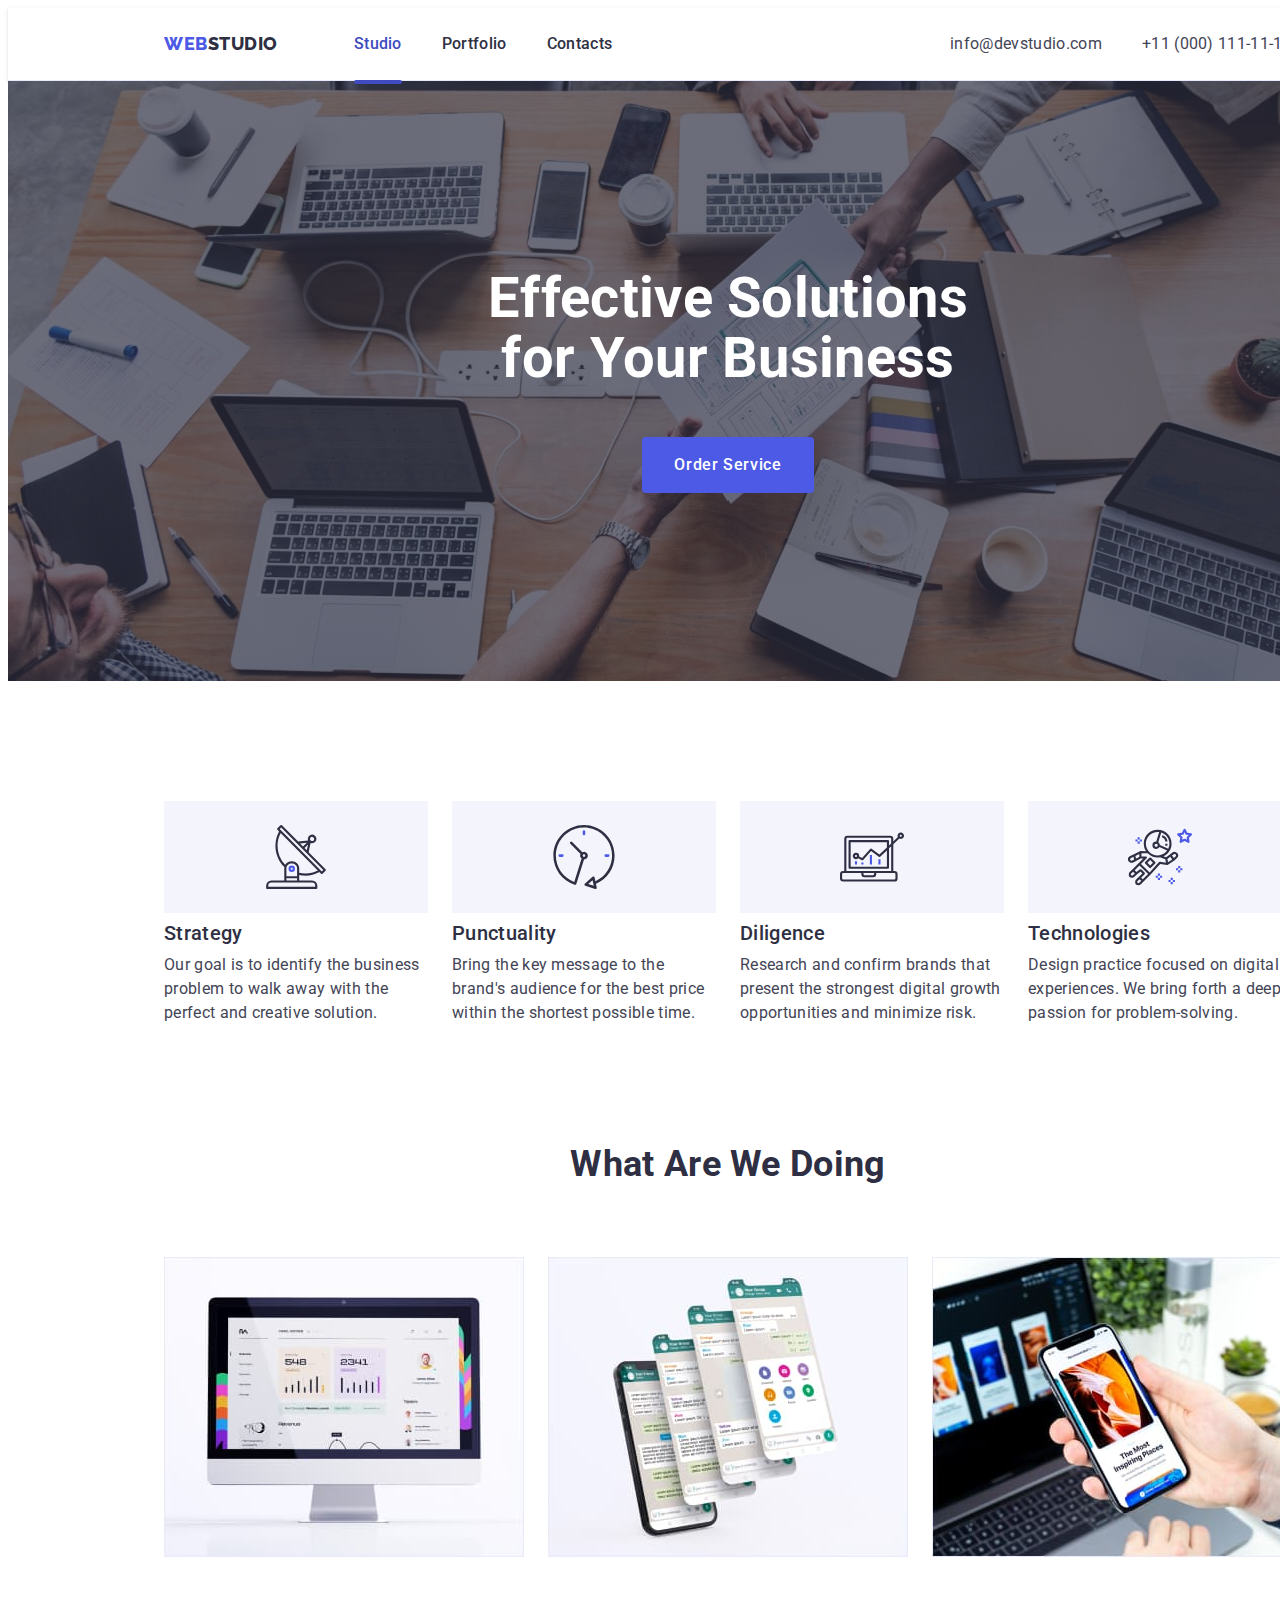
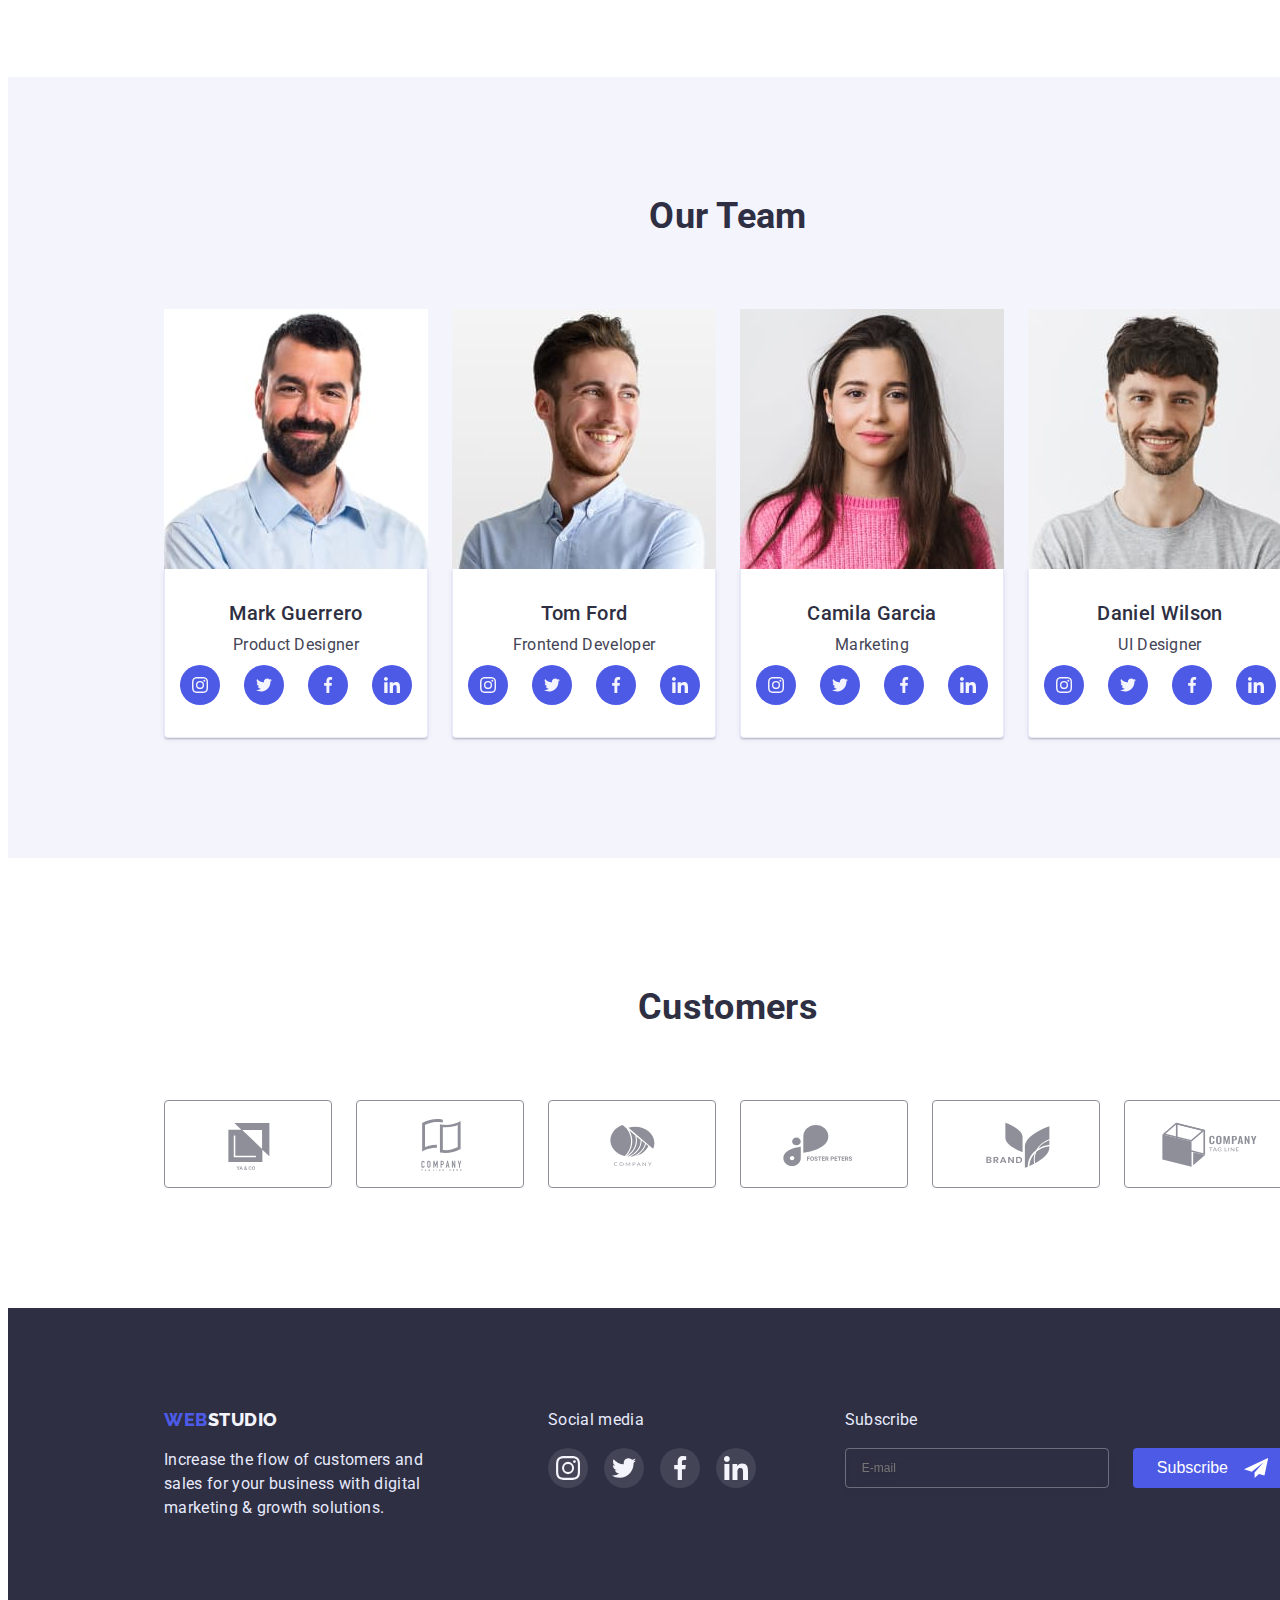
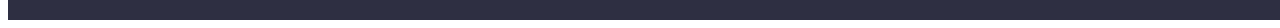
<file: index.html>
<!DOCTYPE html>
<html lang="en">
  <head>
    <meta charset="UTF-8" />
    <meta http-equiv="X-UA-Compatible" content="IE=edge" />
    <meta name="viewport" content="width=device-width, initial-scale=1.0" />
    <title>Document</title>
    <link
      href="https://fonts.googleapis.com/css2?family=Raleway:wght@800&family=Roboto:wght@400;500;700;900&display=swap"
      rel="stylesheet"
    />
    <link
      rel="stylesheet"
      href="https://cdnjs.cloudflare.com/ajax/libs/modern-normalize/1.1.0/modern-normalize.min.css"
      integrity="sha512-wpPYUAdjBVSE4KJnH1VR1HeZfpl1ub8YT/NKx4PuQ5NmX2tKuGu6U/JRp5y+Y8XG2tV+wKQpNHVUX03MfMFn9Q=="
      crossorigin="anonymous"
      referrerpolicy="no-referrer"
    />
    <link rel="stylesheet" href="./css/styles.css" />
  </head>
  <body>
    <header class="section hdr">
      <div class="container main-nav">
        <a href="./index.html" class="logo link">Web<span>Studio</span></a>
        <nav>
          <ul class="site-nav list">
            <li class="item">
              <a class="link current" href="./index.html">Studio</a>
            </li>
            <li class="item">
              <a class="link" href="./portfolio.html">Portfolio</a>
            </li>
            <li class="item">
              <a class="link" href="./contacts.html">Contacts</a>
            </li>
          </ul>
        </nav>
        <address class="adr">
          <ul class="site-addr list">
            <li class="item">
              <a class="link" href="mailto:info@devstudio.com"
                >info@devstudio.com</a
              >
            </li>
            <li class="item">
              <a class="link" href="tel:+110001111111">+11 (000) 111-11-11</a>
            </li>
          </ul>
        </address>
      </div>
    </header>
    <main>
      <!-- секция 1 Герой -->
      <section class="section hero">
        <div class="overlay">
          <h1 class="hero-title">Effective Solutions for Your Business</h1>
          <button class="btn" type="button" data-modal-open>
            Order Service
          </button>
        </div>
      </section>
      <!-- modal -->
      <div class="backdrop is-hidden" data-modal>
        <div class="modal">
          <div class="modal-close" data-modal-close>
            <svg class="close" width="8" height="8">
              <use href="./images/symbol-defs.svg#close-black"></use>
            </svg>
          </div>
          <p class="modal-text">
            Leave your contacts and we will call you back
          </p>
          <form class="form">
            <div class="form-fild">
              <label class="form-label" for="name">Name</label>
              <input type="text" class="form-input" name="name" id="name" />
              <svg class="form-icon" width="12px" height="12px">
                <use href="./images/symbol-defs.svg#person"></use>
              </svg>
            </div>
            <div class="form-fild">
              <label class="form-label" for="tel">Phone</label>
              <input type="tel" class="form-input" name="tel" id="tel" />
              <svg class="form-icon" width="13px" height="13px">
                <use href="./images/symbol-defs.svg#phone"></use>
              </svg>
            </div>
            <div class="form-fild">
              <label class="form-label" for="mail">Email</label>
              <input type="email" class="form-input" name="mail" id="mail" />
              <svg class="form-icon" width="15px" height="12px">
                <use href="./images/symbol-defs.svg#mail"></use>
              </svg>
            </div>
            <div class="form-fild">
              <label class="form-label" for="comment">Comment</label>
              <textarea
                class="form-textarea"
                name="comment"
                id="comment"
                rows="5"
                placeholder="Text input"
              ></textarea>
            </div>
            <div class="accept">
              <label class="form-label-accept">
                <input
                  class="checkbox visually-hidden"
                  type="checkbox"
                  name="policy"
                  value="accept"
                />

                <span class="accept-icon"></span> I accept the terms and
                conditions of the
                <a class="accept-link" href="">Privacy Policy</a>
                <svg class="accept-checked" width="10px" height="8px">
                  <use href="./images/symbol-defs.svg#galka"></use>
                </svg>
              </label>
            </div>
            <button class="form-btn" type="submit">Send</button>
          </form>
        </div>
      </div>
      <!-- секція 2 Our goals -->
      <section class="section goals">
        <div class="container">
          <h2 class="visually-hidden">Our goals</h2>
          <ul class="goals list">
            <li class="item">
              <div class="bg-icon">
                <svg class="icon" width="64" height="64">
                  <use href="./images/symbol-defs.svg#antenna"></use>
                </svg>
              </div>
              <h3 class="subtitle">Strategy</h3>
              <p class="text">
                Our goal is to identify the business problem to walk away with
                the perfect and creative solution.
              </p>
            </li>
            <li class="item icon-clock">
              <div class="bg-icon">
                <svg class="icon" width="64" height="64">
                  <use href="./images/symbol-defs.svg#clock"></use>
                </svg>
              </div>
              <h3 class="subtitle">Punctuality</h3>
              <p class="text">
                Bring the key message to the brand's audience for the best price
                within the shortest possible time.
              </p>
            </li>
            <li class="item icon-diagram">
              <div class="bg-icon">
                <svg class="icon" width="64" height="64">
                  <use href="./images/symbol-defs.svg#diagram"></use>
                </svg>
              </div>
              <h3 class="subtitle">Diligence</h3>
              <p class="text">
                Research and confirm brands that present the strongest digital
                growth opportunities and minimize risk.
              </p>
            </li>
            <li class="item icon-astronaut">
              <div class="bg-icon">
                <svg class="icon" width="64" height="64">
                  <use href="./images/symbol-defs.svg#astronaut"></use>
                </svg>
              </div>
              <h3 class="subtitle">Technologies</h3>
              <p class="text">
                Design practice focused on digital experiences. We bring forth a
                deep passion for problem-solving.
              </p>
            </li>
          </ul>
        </div>
      </section>
      <!-- Що ми робимо, секція 3 -->
      <section class="section works">
        <div class="container">
          <h2 class="section-title">What are we doing</h2>
          <ul class="work list">
            <li class="item">
              <img
                class="image"
                src="./images/Monitor.jpg"
                alt="apple monitor"
                width="360"
              />
            </li>
            <li class="item">
              <img
                class="image"
                src="./images/iphone.jpg"
                alt="iphone"
                width="360"
              />
            </li>
            <li class="item">
              <img
                class="image"
                src="./images/notebook.jpg"
                alt="mobile phone wiht notebook"
                width="360"
              />
            </li>
          </ul>
        </div>
      </section>
      <!-- Наша команда, секція 4 -->
      <section class="section people">
        <div class="container">
          <h2 class="section-title">Our Team</h2>
          <ul class="people list">
            <li class="item">
              <img
                class="image"
                src="./images/Mark.jpg"
                alt="foto Mark Guerrero"
                width="264"
              />
              <div class="card content">
                <h3 class="subtitle">Mark Guerrero</h3>
                <p class="text">Product Designer</p>
                <ul class="social list">
                  <li class="item">
                    <a class="link" href="">
                      <svg class="link-icon">
                        <use href="./images/symbol-defs.svg#instagram"></use>
                      </svg>
                    </a>
                  </li>
                  <li class="item">
                    <a class="link" href="">
                      <svg class="link-icon">
                        <use href="./images/symbol-defs.svg#twitter"></use>
                      </svg>
                    </a>
                  </li>
                  <li class="item">
                    <a class="link" href="">
                      <svg class="link-icon">
                        <use href="./images/symbol-defs.svg#facebook"></use>
                      </svg>
                    </a>
                  </li>
                  <li class="item">
                    <a class="link" href="">
                      <svg class="link-icon">
                        <use href="./images/symbol-defs.svg#linkedin"></use>
                      </svg>
                    </a>
                  </li>
                </ul>
              </div>
            </li>
            <li class="item">
              <img
                class="image"
                src="./images/Tom.jpg"
                alt="foto Tom Ford"
                width="264"
              />
              <div class="card content">
                <h3 class="subtitle">Tom Ford</h3>
                <p class="text">Frontend Developer</p>
                <ul class="social list">
                  <li class="item">
                    <a class="link" href="">
                      <svg class="link-icon">
                        <use href="./images/symbol-defs.svg#instagram"></use>
                      </svg>
                    </a>
                  </li>
                  <li class="item">
                    <a class="link" href="">
                      <svg class="link-icon">
                        <use href="./images/symbol-defs.svg#twitter"></use>
                      </svg>
                    </a>
                  </li>
                  <li class="item">
                    <a class="link" href="">
                      <svg class="link-icon">
                        <use href="./images/symbol-defs.svg#facebook"></use>
                      </svg>
                    </a>
                  </li>
                  <li class="item">
                    <a class="link" href="">
                      <svg class="link-icon">
                        <use href="./images/symbol-defs.svg#linkedin"></use>
                      </svg>
                    </a>
                  </li>
                </ul>
              </div>
            </li>
            <li class="item">
              <img
                class="image"
                src="./images/Camila.jpg"
                alt="foto Camila Garcia"
                width="264"
              />
              <div class="card content">
                <h3 class="subtitle">Camila Garcia</h3>
                <p class="text">Marketing</p>
                <ul class="social list">
                  <li class="item">
                    <a class="link" href="">
                      <svg class="link-icon">
                        <use href="./images/symbol-defs.svg#instagram"></use>
                      </svg>
                    </a>
                  </li>
                  <li class="item">
                    <a class="link" href="">
                      <svg class="link-icon">
                        <use href="./images/symbol-defs.svg#twitter"></use>
                      </svg>
                    </a>
                  </li>
                  <li class="item">
                    <a class="link" href="">
                      <svg class="link-icon">
                        <use href="./images/symbol-defs.svg#facebook"></use>
                      </svg>
                    </a>
                  </li>
                  <li class="item">
                    <a class="link" href="">
                      <svg class="link-icon">
                        <use href="./images/symbol-defs.svg#linkedin"></use>
                      </svg>
                    </a>
                  </li>
                </ul>
              </div>
            </li>
            <li class="item">
              <img
                class="image"
                src="./images/Daniel.jpg"
                alt="foto Daniel Wilson"
                width="264"
              />
              <div class="card content">
                <h3 class="subtitle">Daniel Wilson</h3>
                <p class="text">UI Designer</p>
                <ul class="social list">
                  <li class="item">
                    <a class="link" href="">
                      <svg class="link-icon">
                        <use href="./images/symbol-defs.svg#instagram"></use>
                      </svg>
                    </a>
                  </li>
                  <li class="item">
                    <a class="link" href="">
                      <svg class="link-icon">
                        <use href="./images/symbol-defs.svg#twitter"></use>
                      </svg>
                    </a>
                  </li>
                  <li class="item">
                    <a class="link" href="">
                      <svg class="link-icon">
                        <use href="./images/symbol-defs.svg#facebook"></use>
                      </svg>
                    </a>
                  </li>
                  <li class="item">
                    <a class="link" href="">
                      <svg class="link-icon">
                        <use href="./images/symbol-defs.svg#linkedin"></use>
                      </svg>
                    </a>
                  </li>
                </ul>
              </div>
            </li>
          </ul>
        </div>
      </section>
      <!-- Customers -->
      <section class="section customers">
        <div class="container">
          <h2 class="section-title">Customers</h2>
          <ul class="customers list">
            <li class="item">
              <a class="link" href="">
                <svg class="icon" width="104" height="56">
                  <use href="./images/symbol-defs.svg#yako"></use>
                </svg>
              </a>
            </li>
            <li class="item">
              <a class="link icon-tagline" href="">
                <svg class="icon" width="104" height="56">
                  <use href="./images/symbol-defs.svg#tagline"></use>
                </svg>
              </a>
            </li>
            <li class="item">
              <a class="link icon-company" href="">
                <svg class="icon" width="104" height="56">
                  <use href="./images/symbol-defs.svg#company"></use>
                </svg>
              </a>
            </li>
            <li class="item">
              <a class="link icon-foster" href="">
                <svg class="icon" width="104" height="56">
                  <use href="./images/symbol-defs.svg#foster"></use>
                </svg>
              </a>
            </li>
            <li class="item">
              <a class="link icon-brand" href="">
                <svg class="icon" width="104" height="56">
                  <use href="./images/symbol-defs.svg#brand"></use>
                </svg>
              </a>
            </li>
            <li class="item">
              <a class="link icon-tag" href="">
                <svg class="icon" width="104" height="56">
                  <use href="./images/symbol-defs.svg#tag"></use>
                </svg>
              </a>
            </li>
          </ul>
        </div>
      </section>
    </main>
    <!-- Footer -->
    <footer class="section footer">
      <div class="container">
        <div class="logo-footer">
          <a href="./index.html" class="logo link second"
            >Web<span>Studio</span></a
          >
          <p class="footer-text">
            Increase the flow of customers and sales for your business with
            digital marketing & growth solutions.
          </p>
        </div>
        <div class="social-footer">
          <p class="footer-text">Social media</p>
          <ul class="social list">
            <li class="item">
              <a class="link" href="">
                <svg class="link-icon">
                  <use href="./images/symbol-defs.svg#instagram"></use>
                </svg>
              </a>
            </li>
            <li class="item">
              <a class="link" href="">
                <svg class="link-icon">
                  <use href="./images/symbol-defs.svg#twitter"></use>
                </svg>
              </a>
            </li>
            <li class="item">
              <a class="link" href="">
                <svg class="link-icon">
                  <use href="./images/symbol-defs.svg#facebook"></use>
                </svg>
              </a>
            </li>
            <li class="item">
              <a class="link" href="">
                <svg class="link-icon">
                  <use href="./images/symbol-defs.svg#linkedin"></use>
                </svg>
              </a>
            </li>
          </ul>
        </div>
        <div class="form-footer">
          <p class="footer-text">Subscribe</p>
          <form class="footer-form">
            <input type="email" name="mail" placeholder="E-mail" />
            <button class="footer-btn" type="submit">
              <p class="text">Subscribe</p>
              <svg class="footer-icon" width="24px" height="24px">
                <use href="./images/symbol-defs.svg#send"></use>
              </svg>
            </button>
          </form>
        </div>
      </div>
    </footer>
    <script src="./js/modal.js"></script>
  </body>
</html>
</file>
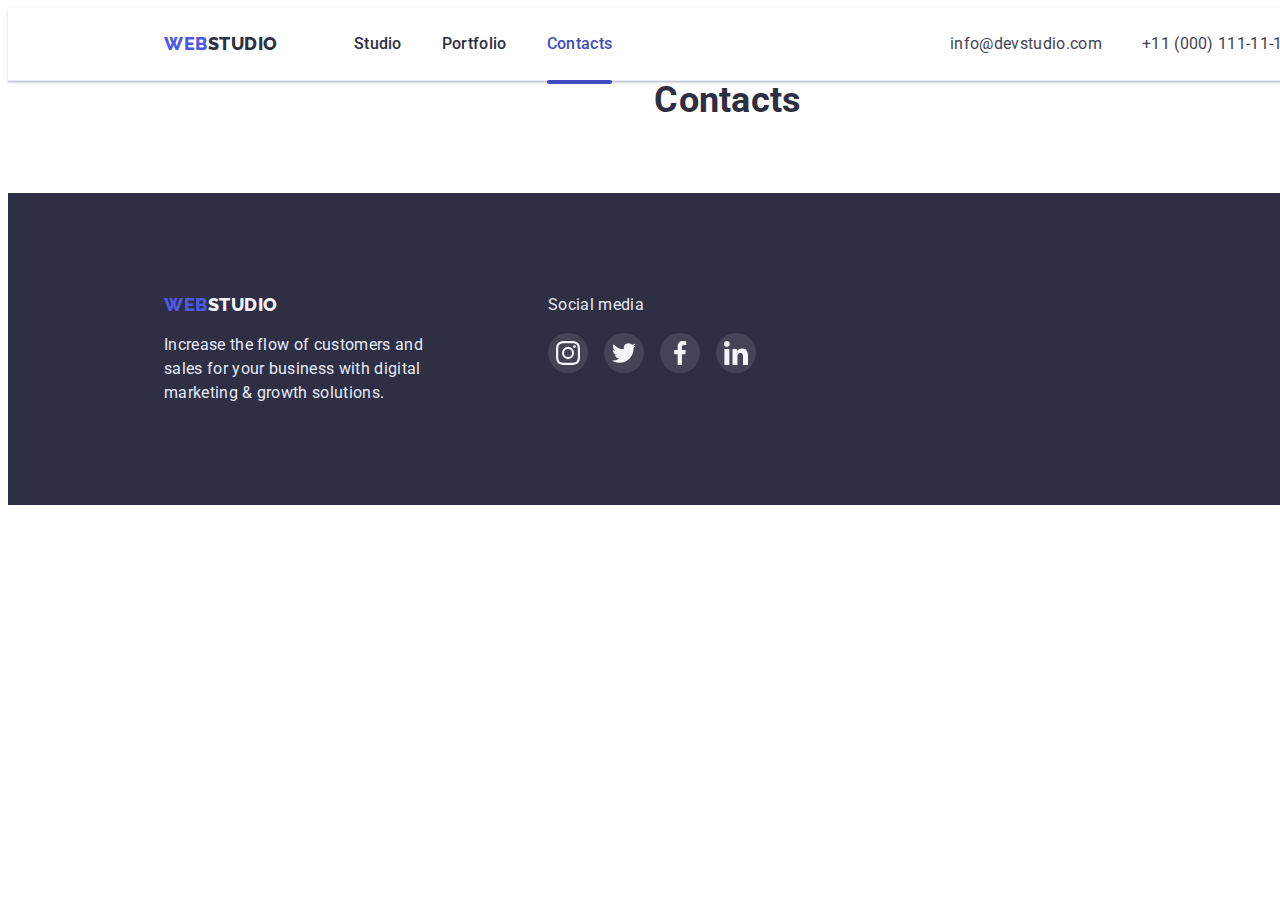
<file: contacts.html>
<!DOCTYPE html>
<html lang="en">
  <head>
    <meta charset="UTF-8" />
    <meta http-equiv="X-UA-Compatible" content="IE=edge" />
    <meta name="viewport" content="width=device-width, initial-scale=1.0" />
    <title>Document</title>
    <link
      href="https://fonts.googleapis.com/css2?family=Raleway:wght@800&family=Roboto:wght@400;500;700;900&display=swap"
      rel="stylesheet"
    />
    <link
      rel="stylesheet"
      href="https://cdnjs.cloudflare.com/ajax/libs/modern-normalize/1.1.0/modern-normalize.min.css"
      integrity="sha512-wpPYUAdjBVSE4KJnH1VR1HeZfpl1ub8YT/NKx4PuQ5NmX2tKuGu6U/JRp5y+Y8XG2tV+wKQpNHVUX03MfMFn9Q=="
      crossorigin="anonymous"
      referrerpolicy="no-referrer"
    />
    <link rel="stylesheet" href="./css/styles.css" />
  </head>
  <body>
    <header class="section hdr">
      <div class="container main-nav">
        <a href="./index.html" class="logo link">Web<span>Studio</span></a>
        <nav>
          <ul class="site-nav list">
            <li class="item">
              <a class="link" href="./index.html">Studio</a>
            </li>
            <li class="item">
              <a class="link" href="./portfolio.html">Portfolio</a>
            </li>
            <li class="item">
              <a class="link current" href="./contacts.html">Contacts</a>
            </li>
          </ul>
        </nav>
        <address class="adr">
          <ul class="site-addr list">
            <li class="item">
              <a class="link" href="mailto:info@devstudio.com"
                >info@devstudio.com</a
              >
            </li>
            <li class="item">
              <a class="link" href="tel:+110001111111">+11 (000) 111-11-11</a>
            </li>
          </ul>
        </address>
      </div>
    </header>
    <main>
      <section class="section">
        <h2 class="section-title">Contacts</h2>
      </section>
    </main>
    <!-- Footer -->
    <footer class="section footer">
      <div class="container">
        <div class="logo-footer">
          <a href="./index.html" class="logo link second"
            >Web<span>Studio</span></a
          >
          <p class="footer-text">
            Increase the flow of customers and sales for your business with
            digital marketing & growth solutions.
          </p>
        </div>
        <div class="social-footer">
          <p class="footer-text">Social media</p>
          <ul class="social list">
            <li class="item">
              <a class="link" href="">
                <svg class="link-icon">
                  <use href="./images/symbol-defs.svg#instagram"></use>
                </svg>
              </a>
            </li>
            <li class="item">
              <a class="link" href="">
                <svg class="link-icon">
                  <use href="./images/symbol-defs.svg#twitter"></use>
                </svg>
              </a>
            </li>
            <li class="item">
              <a class="link" href="">
                <svg class="link-icon">
                  <use href="./images/symbol-defs.svg#facebook"></use>
                </svg>
              </a>
            </li>
            <li class="item">
              <a class="link" href="">
                <svg class="link-icon">
                  <use href="./images/symbol-defs.svg#linkedin"></use>
                </svg>
              </a>
            </li>
          </ul>
        </div>
      </div>
    </footer>
  </body>
</html>
</file>
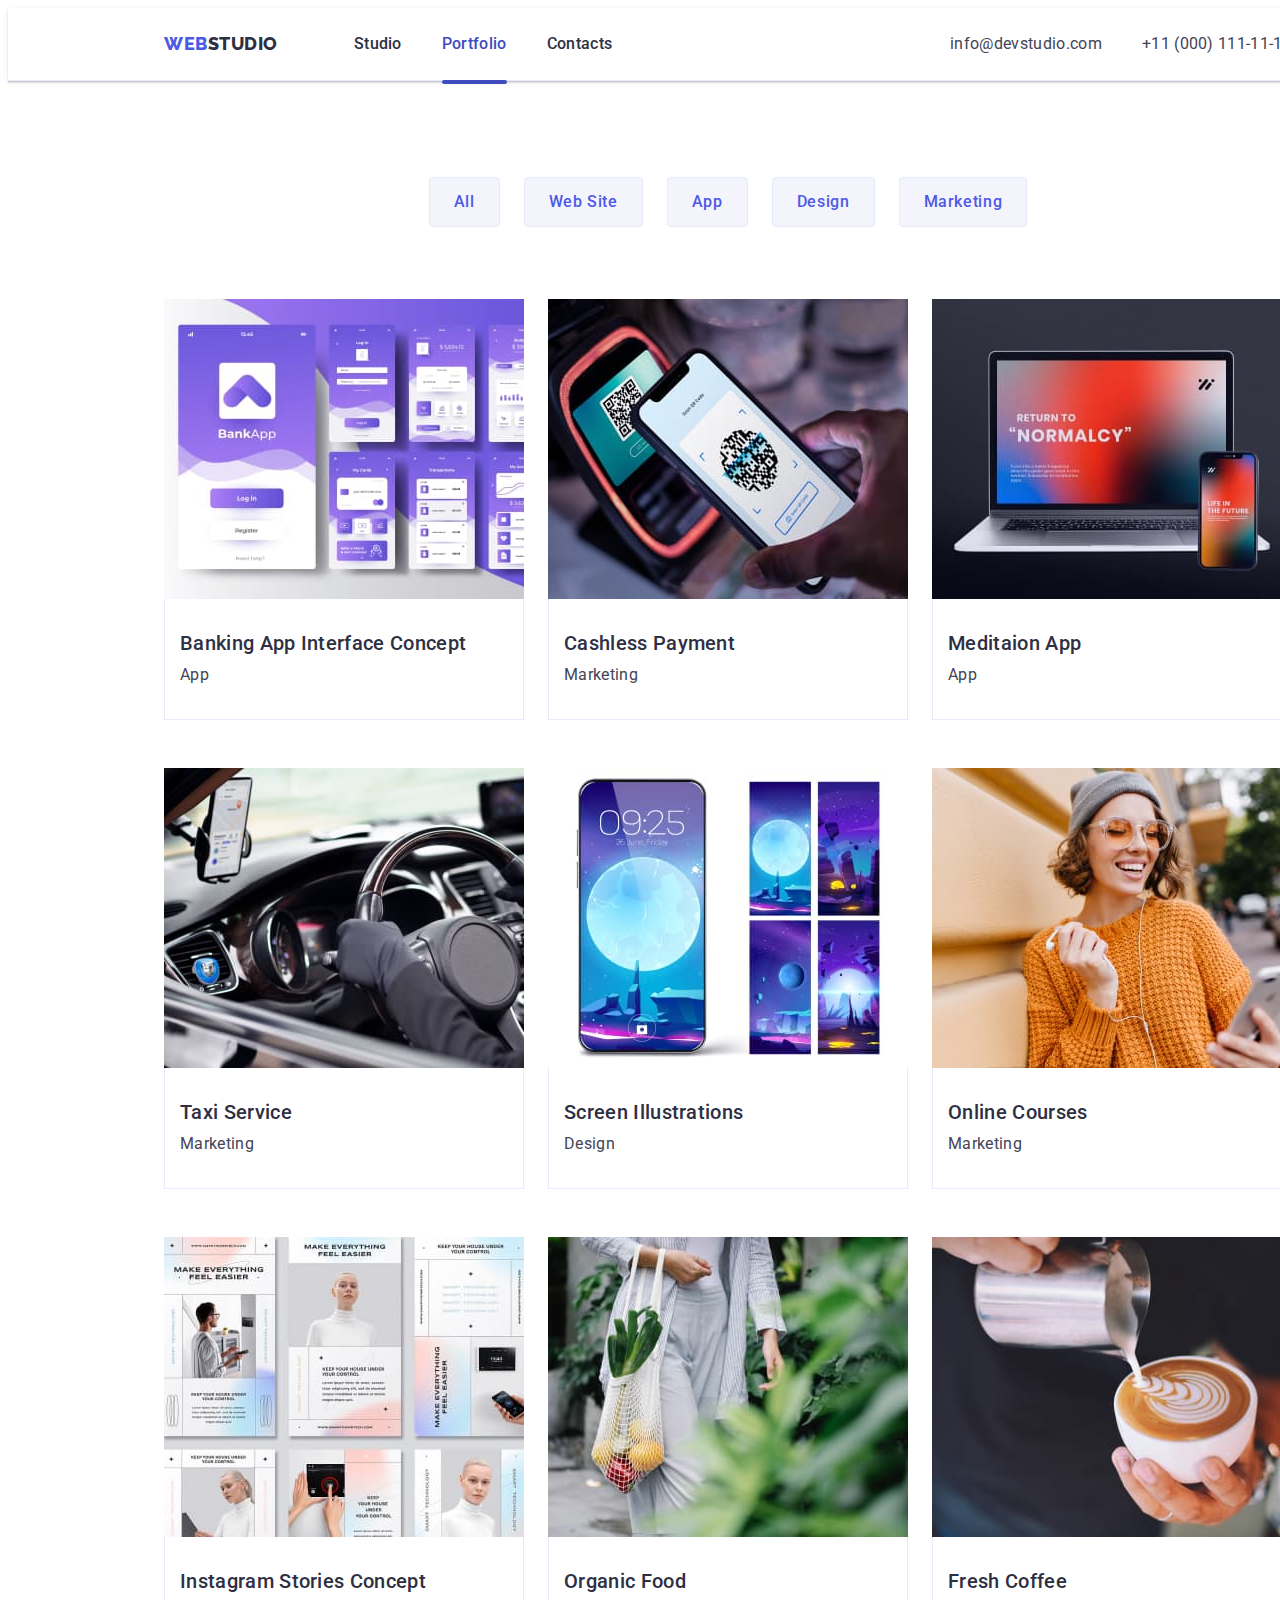
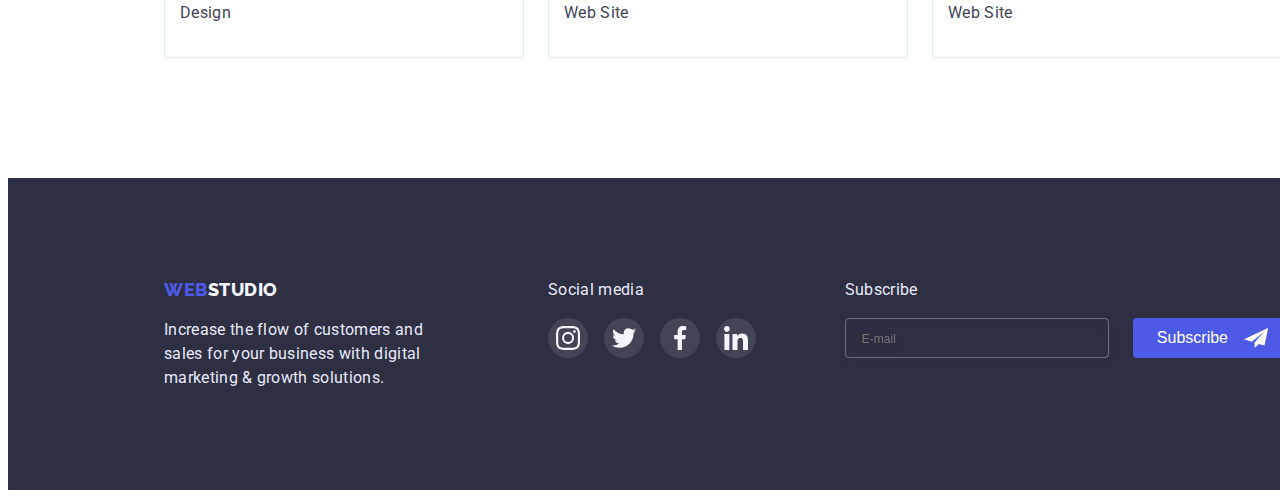
<file: portfolio.html>
<!DOCTYPE html>
<html lang="en">
  <head>
    <meta charset="UTF-8" />
    <meta http-equiv="X-UA-Compatible" content="IE=edge" />
    <meta name="viewport" content="width=device-width, initial-scale=1.0" />
    <title>Document</title>
    <link
      href="https://fonts.googleapis.com/css2?family=Raleway:wght@800&family=Roboto:wght@400;500;700;900&display=swap"
      rel="stylesheet"
    />
    <link
      rel="stylesheet"
      href="https://cdnjs.cloudflare.com/ajax/libs/modern-normalize/1.1.0/modern-normalize.min.css"
      integrity="sha512-wpPYUAdjBVSE4KJnH1VR1HeZfpl1ub8YT/NKx4PuQ5NmX2tKuGu6U/JRp5y+Y8XG2tV+wKQpNHVUX03MfMFn9Q=="
      crossorigin="anonymous"
      referrerpolicy="no-referrer"
    />
    <link rel="stylesheet" href="./css/styles.css" />
  </head>
  <body>
    <header class="section hdr">
      <div class="container main-nav">
        <a href="./index.html" class="logo link">Web<span>Studio</span></a>
        <nav>
          <ul class="site-nav list">
            <li class="item">
              <a class="link" href="./index.html">Studio</a>
            </li>
            <li class="item">
              <a class="link current" href="./portfolio.html">Portfolio</a>
            </li>
            <li class="item">
              <a class="link" href="./contacts.html">Contacts</a>
            </li>
          </ul>
        </nav>
        <address class="adr">
          <ul class="site-addr list">
            <li class="item">
              <a class="link" href="mailto:info@devstudio.com"
                >info@devstudio.com</a
              >
            </li>
            <li class="item">
              <a class="link" href="tel:+110001111111">+11 (000) 111-11-11</a>
            </li>
          </ul>
        </address>
      </div>
    </header>
    <main>
      <section class="section prjct">
        <div class="container filtr">
          <!-- Types of work -->
          <h1 class="visually-hidden">Types of work</h1>
          <ul class="filtr list">
            <li class="item"><button class="btn" type="button">All</button></li>
            <li class="item">
              <button class="btn" type="button">Web Site</button>
            </li>
            <li class="item"><button class="btn" type="button">App</button></li>
            <li class="item">
              <button class="btn" type="button">Design</button>
            </li>
            <li class="item">
              <button class="btn" type="button">Marketing</button>
            </li>
          </ul>
        </div>
        <!-- Examples of projects -->
        <div class="container">
          <ul class="projects list">
            <li class="item">
              <a href="" class="link"
                ><div class="box-image">
                  <img
                    class="image"
                    src="./images/banking.jpg"
                    alt="Screenshots of the banking application"
                    width="360"
                  />
                  <div class="overlay">
                    <p class="text">
                      14 Stylish and User-Friendly App Design Concepts · Task
                      Manager App · Calorie Tracker App · Exotic Fruit Ecommerce
                      App · Cloud Storage App
                    </p>
                  </div>
                </div>
                <div class="card content">
                  <h3 class="subtitle">Banking App Interface Concept</h3>
                  <p class="text">App</p>
                </div></a
              >
            </li>
            <li class="item">
              <a href="" class="link">
                <div class="box-image">
                  <img
                    class="image"
                    src="./images/cashless.jpg"
                    alt="The mobile phone reads the qr code"
                    width="360"
                  />
                  <div class="overlay">
                    <p class="text">
                      14 Stylish and User-Friendly App Design Concepts · Task
                      Manager App · Calorie Tracker App · Exotic Fruit Ecommerce
                      App · Cloud Storage App
                    </p>
                  </div>
                </div>
                <div class="card content">
                  <h3 class="subtitle">Cashless Payment</h3>
                  <p class="text">Marketing</p>
                </div></a
              >
            </li>
            <li class="item">
              <a href="" class="link"
                ><div class="box-image">
                  <img
                    class="image"
                    src="./images/meditaion.jpg"
                    alt="Mobile phone on the background of the laptop screen"
                    width="360"
                  />
                  <div class="overlay">
                    <p class="text">
                      14 Stylish and User-Friendly App Design Concepts · Task
                      Manager App · Calorie Tracker App · Exotic Fruit Ecommerce
                      App · Cloud Storage App
                    </p>
                  </div>
                </div>
                <div class="card content">
                  <h3 class="subtitle">Meditaion App</h3>
                  <p class="text">App</p>
                </div></a
              >
            </li>
            <li class="item">
              <a href="" class="link"
                ><div class="box-image">
                  <img
                    class="image"
                    src="./images/taxi.jpg"
                    alt="gloved hands on the steering wheel of a business class car"
                    width="360"
                  />
                  <div class="overlay">
                    <p class="text">
                      14 Stylish and User-Friendly App Design Concepts · Task
                      Manager App · Calorie Tracker App · Exotic Fruit Ecommerce
                      App · Cloud Storage App
                    </p>
                  </div>
                </div>
                <div class="card content">
                  <h3 class="subtitle">Taxi Service</h3>
                  <p class="text">Marketing</p>
                </div></a
              >
            </li>
            <li class="item">
              <a href="" class="link"
                ><div class="box-image">
                  <img
                    class="image"
                    src="./images/screen.jpg"
                    alt="screenshots of the mobile phone screen with the image of the moon"
                    width="360"
                  />
                  <div class="overlay">
                    <p class="text">
                      14 Stylish and User-Friendly App Design Concepts · Task
                      Manager App · Calorie Tracker App · Exotic Fruit Ecommerce
                      App · Cloud Storage App
                    </p>
                  </div>
                </div>
                <div class="card content">
                  <h3 class="subtitle">Screen Illustrations</h3>
                  <p class="text">Design</p>
                </div></a
              >
            </li>
            <li class="item">
              <a href="" class="link"
                ><div class="box-image">
                  <img
                    class="image"
                    src="./images/online.jpg"
                    alt="young white girl with headphones"
                    width="360"
                  />
                  <div class="overlay">
                    <p class="text">
                      14 Stylish and User-Friendly App Design Concepts · Task
                      Manager App · Calorie Tracker App · Exotic Fruit Ecommerce
                      App · Cloud Storage App
                    </p>
                  </div>
                </div>
                <div class="card content">
                  <h3 class="subtitle">Online Courses</h3>
                  <p class="text">Marketing</p>
                </div></a
              >
            </li>
            <li class="item">
              <a href="" class="link"
                ><div class="box-image">
                  <img
                    class="image"
                    src="./images/instagram.jpg"
                    alt="page of a mobile application with an image of a woman, a man and a device"
                    width="360"
                  />
                  <div class="overlay">
                    <p class="text">
                      14 Stylish and User-Friendly App Design Concepts · Task
                      Manager App · Calorie Tracker App · Exotic Fruit Ecommerce
                      App · Cloud Storage App
                    </p>
                  </div>
                </div>
                <div class="card content">
                  <h3 class="subtitle">Instagram Stories Concept</h3>
                  <p class="text">Design</p>
                </div></a
              >
            </li>
            <li class="item">
              <a href="" class="link"
                ><div class="box-image">
                  <img
                    class="image"
                    src="./images/organic.jpg"
                    alt="fruits and leeks in a mesh bag"
                    width="360"
                  />
                  <div class="overlay">
                    <p class="text">
                      14 Stylish and User-Friendly App Design Concepts · Task
                      Manager App · Calorie Tracker App · Exotic Fruit Ecommerce
                      App · Cloud Storage App
                    </p>
                  </div>
                </div>
                <div class="card content">
                  <h3 class="subtitle">Organic Food</h3>
                  <p class="text">Web Site</p>
                </div></a
              >
            </li>
            <li class="item">
              <a href="" class="link"
                ><div class="box-image">
                  <img
                    class="image"
                    src="./images/fresh.jpg"
                    alt="a white cup of cappuccino with a pattern of whipped milk"
                    width="360"
                  />
                  <div class="overlay">
                    <p class="text">
                      14 Stylish and User-Friendly App Design Concepts · Task
                      Manager App · Calorie Tracker App · Exotic Fruit Ecommerce
                      App · Cloud Storage App
                    </p>
                  </div>
                </div>
                <div class="card content">
                  <h3 class="subtitle">Fresh Coffee</h3>
                  <p class="text">Web Site</p>
                </div></a
              >
            </li>
          </ul>
        </div>
      </section>
    </main>
    <!-- Footer -->
    <footer class="section footer">
      <div class="container">
        <div class="logo-footer">
          <a href="./index.html" class="logo link second"
            >Web<span>Studio</span></a
          >
          <p class="footer-text">
            Increase the flow of customers and sales for your business with
            digital marketing & growth solutions.
          </p>
        </div>
        <div class="social-footer">
          <p class="footer-text">Social media</p>
          <ul class="social list">
            <li class="item">
              <a class="link" href="">
                <svg class="link-icon">
                  <use href="./images/symbol-defs.svg#instagram"></use>
                </svg>
              </a>
            </li>
            <li class="item">
              <a class="link" href="">
                <svg class="link-icon">
                  <use href="./images/symbol-defs.svg#twitter"></use>
                </svg>
              </a>
            </li>
            <li class="item">
              <a class="link" href="">
                <svg class="link-icon">
                  <use href="./images/symbol-defs.svg#facebook"></use>
                </svg>
              </a>
            </li>
            <li class="item">
              <a class="link" href="">
                <svg class="link-icon">
                  <use href="./images/symbol-defs.svg#linkedin"></use>
                </svg>
              </a>
            </li>
          </ul>
        </div>
        <div class="form-footer">
          <p class="footer-text">Subscribe</p>
          <form class="footer-form">
            <input type="email" name="mail" placeholder="E-mail" />
            <button class="footer-btn" type="submit">
              <p class="text">Subscribe</p>
              <svg class="footer-icon" width="24px" height="24px">
                <use href="./images/symbol-defs.svg#send"></use>
              </svg>
            </button>
          </form>
        </div>
      </div>
    </footer>
  </body>
</html>
</file>
<file: css/styles.css>
*,
*::before,
*::after {
  box-sizing: border-box;
}

:root {
  --primary-text-color: #434455;
  --title-nav-color: #2e2f42;
  --logo-footer-color: #f4f4fd;
  --accent-color: #4d5ae5;
  --hero-text-color: #ffffff;
  --footer-text-color: #e7e9fc;
  --active-button-color: #404bbf;
  --subtitle-text: #8e8f99;
  --footer-icon-hover: #31d0aa;
  --accept-policy: #757575;
}

body {
  background-color: #ffffff;
  color: var(--title-nav-color);
  font-family: Roboto, sans-serif;
  letter-spacing: 0.02em;
}

.list {
  padding: 0;
  margin: 0;
  list-style: none;
  display: flex;
  justify-content: flex-start;
}

.link {
  text-decoration: none;
}

.container {
  margin-left: auto;
  margin-right: auto;
  padding-right: 15px;
  padding-left: 15px;
  width: 1158px;
}

.image {
  display: block;
}

/* sections */
.section {
  margin-top: 0px;
  margin-bottom: 0px;
  margin-left: auto;
  margin-right: auto;
  min-width: 1440px;
}

/* hidden headers */
.visually-hidden {
  position: absolute;
  white-space: nowrap;
  width: 1px;
  height: 1px;
  overflow: hidden;
  border: 0;
  padding: 0;
  clip: rect(0 0 0 0);
  clip-path: inset(50%);
  margin: -1px;
}

/* h2,h3 */
.section-title {
  margin-top: 0;
  margin-bottom: 72px;
  color: var(--title-nav-color);
  font-size: 36px;
  line-height: 1.11;
  text-align: center;
  text-transform: capitalize;
}

.subtitle {
  margin-top: 0;
  margin-bottom: 0;
  color: var(--title-nav-color);
  font-weight: 500;
  font-size: 20px;
  line-height: 1.2;
  margin-bottom: 8px;
}

/* text */
.text {
  margin-top: 0;
  margin-bottom: 0;
  color: var(--primary-text-color);
  font-size: 16px;
  line-height: 1.5;
}

.people.list .card.content .text {
  margin-bottom: 8px;
}

/* Logo */
.logo {
  margin-right: 76px;
  color: var(--accent-color);
  font-family: Raleway, sans-serif;
  font-weight: 800;
  font-size: 18px;
  line-height: 1.33;
  letter-spacing: 0.03em;
  text-transform: uppercase;
}

.logo > span {
  color: var(--title-nav-color);
}

.logo.second > span {
  color: var(--logo-footer-color);
}

/* Header */
.hdr {
  padding-top: 24px;
  padding-bottom: 24px;
  border-bottom-width: 1px;
  border-bottom-style: solid;
  border-bottom-color: var(--footer-text-color);
  box-shadow: 0px 2px 1px rgba(46, 47, 66, 0.08),
    0px 1px 1px rgba(46, 47, 66, 0.16), 0px 1px 6px rgba(46, 47, 66, 0.08);
}

/* site-nav */
.main-nav {
  display: flex;
  align-items: center;
}

.site-nav .item:not(:last-child) {
  margin-right: 40px;
}

.site-nav .link,
.modal-text {
  display: block;
  color: var(--title-nav-color);
  font-weight: 500;
  font-size: 16px;
  line-height: 1.5;

  transition: color 250ms cubic-bezier(0.4, 0, 0.2, 1);
}

.site-nav .link:hover,
.site-nav .link:focus {
  color: var(--active-button-color);
}

.site-nav .current {
  position: relative;

  color: var(--active-button-color);
}

.site-nav .current::after {
  display: block;
  position: absolute;
  left: 0;
  bottom: -28px;
  content: "";
  width: 100%;
  height: 4px;
  background-color: var(--active-button-color);
  border-radius: 2px;
}

/* adress */
.adr {
  margin-left: auto;
}

.site-addr .item + .item {
  margin-left: 40px;
}

.site-addr .link {
  color: var(--primary-text-color);
  font-style: normal;
  font-size: 16px;
  line-height: 1.5;

  transition: color 250ms cubic-bezier(0.4, 0, 0.2, 1);
}

.site-addr .link:hover,
.site-addr .link:focus {
  color: var(--active-button-color);
}

/* hero */

.section.hero .overlay {
  padding-top: 188px;
  padding-bottom: 188px;
  text-align: center;
  height: 600px;
  margin-right: auto;
  margin-left: auto;
  max-width: 1440px;
  background-image: linear-gradient(
      rgba(46, 47, 66, 0.7),
      rgba(46, 47, 66, 0.7)
    ),
    url("../images/peopleoffice.jpg");

  background-position: center;
  background-size: cover;
}

.hero-title {
  margin-top: 0;
  margin-right: auto;
  margin-bottom: 48px;
  margin-left: auto;
  width: 494px;

  color: var(--hero-text-color);
  font-size: 56px;
  line-height: 1.07;
}

.hero .btn {
  border: 0px;
  border-radius: 4px;
  padding-top: 16px;
  padding-right: 32px;
  padding-bottom: 16px;
  padding-left: 32px;

  color: var(--hero-text-color);
  background-color: var(--accent-color);
  font-family: inherit;
  font-weight: 500;
  font-size: 16px;
  line-height: 1.5;
  letter-spacing: 0.04em;
}
/* modal */

.backdrop {
  position: fixed;
  top: 0;
  left: 0;
  height: 100%;
  width: 100%;
  background-color: rgba(46, 47, 66, 0.4);
  opacity: 1;
  transition: opacity 250ms cubic-bezier(0.4, 0, 0.2, 1);
}

.is-hidden {
  visibility: visible;
  opacity: 0;
  pointer-events: none;
}
.backdrop.is-hidden .modal {
  transform: translate(-50%, -50%) scale(0.9);
}
.modal {
  position: absolute;
  top: 50%;
  left: 50%;
  padding-top: 72px;
  padding-right: 24px;
  padding-bottom: 24px;
  padding-left: 24px;

  min-width: 408px;
  min-height: 576px;
  background-color: var(--hero-text-color);
  box-shadow: 0px 1px 1px rgba(0, 0, 0, 0.14), 0px 1px 3px rgba(0, 0, 0, 0.12),
    0px 2px 1px rgba(0, 0, 0, 0.2);
  border-radius: 4px;
  transform: translate(-50%, -50%) scale(1);
  transition: transform 250ms cubic-bezier(0.4, 0, 0.2, 1);
}

.modal-close {
  position: absolute;
  top: 24px;
  right: 24px;
  display: flex;
  justify-content: center;
  align-items: center;

  height: 24px;
  width: 24px;

  background-color: var(--footer-text-color);
  border-radius: 50%;
  border: 1px solid rgba(0, 0, 0, 0.1);
  fill: rgb(0, 0, 0);

  transition: background-color 250ms cubic-bezier(0.4, 0, 0.2, 1),
    fill 250ms cubic-bezier(0.4, 0, 0.2, 1);
}

.modal-close:hover,
.modal-close:focus {
  cursor: pointer;
  background-color: var(--active-button-color);
  border: 1px solid var(--active-button-color);
  fill: var(--hero-text-color);
}

/* modal title */

.modal-text {
  margin-top: 0;
  margin-bottom: 16px;
  text-align: center;
}
/* form-fild */
.form-textarea {
  resize: none;
}
.form {
  width: 360px;
  margin-left: auto;
  margin-right: auto;
}

.form-fild {
  display: flex;
  position: relative;
  flex-direction: column;
}
.form-fild .form-input,
.form-fild .form-textarea {
  padding: 8px 16px;
  border: 1px solid rgba(33, 33, 33, 0.2);
  border-radius: 4px;
  outline: none;
  transition: border-color 250ms cubic-bezier(0.4, 0, 0.2, 1);
}
.form-fild .form-input {
  height: 40px;
  padding-left: 38px;
}

.form-fild .form-textarea::placeholder {
  color: rgba(117, 117, 117, 0.5);
}

.form-fild label {
  margin-bottom: 4px;
  color: var(--subtitle-text);
}
.form-fild + .form-fild {
  margin-top: 8px;
}
.form-icon {
  position: absolute;
  bottom: 14px;
  left: 19px;
  fill: var(--title-nav-color);
  transition: fill 250ms cubic-bezier(0.4, 0, 0.2, 1);
}

.form-input:hover + .form-icon,
.form-input:focus + .form-icon {
  fill: var(--accent-color);
}

.form-input:hover,
.form-input:focus,
.form-textarea:hover,
.form-textarea:focus {
  border-color: var(--accent-color);
}

/* modal - accept policy */

.accept {
  position: relative;
  margin-top: 16px;
  margin-bottom: 24px;
  /* padding-left: 24px; */
}
.form-label {
  font-weight: 400;
  font-size: 12px;
  line-height: 1.17;
  letter-spacing: 0.04em;
  color: var(--subtitle-text);
}
.accept-icon {
  display: inline-block;
  width: 16px;
  height: 16px;
  margin-right: 8px;
  border: 1.25px solid var(--title-nav-color);
  border-radius: 2px;
  transition: border-color 250ms cubic-bezier(0.4, 0, 0.2, 1);
}
.checkbox:hover + .accept-icon,
.checkbox:focus + .accept-icon {
  border-color: var(--accent-color);
}
.checkbox:checked + .accept-icon {
  background-color: var(--active-button-color);
  border-color: var(--active-button-color);
}
.checkbox:checked ~ .accept-checked {
  opacity: 1;
}
.accept-checked {
  position: absolute;
  top: 50%;
  left: 3px;
  transform: translateY(-50%);
  fill: var(--logo-footer-color);
  opacity: 0;
}
.form-label-accept {
  display: flex;
  align-items: center;
  font-size: 12px;
  line-height: 1.17px;
  letter-spacing: 0.04em;

  color: var(--accept-policy);
}
.accept-link {
  margin-left: 3px;
  color: var(--accent-color);
}

/* form-button */

.form-btn {
  display: block;
  width: 169px;
  height: 56px;
  margin-left: auto;
  margin-right: auto;
  padding: 16px 32px;
  color: var(--hero-text-color);
  background: var(--accent-color);
  border-color: var(--accent-color);
  border-style: none;
  box-shadow: 0px 4px 4px rgba(0, 0, 0, 0.15);
  border-radius: 4px;
  outline: none;
  transition: background 250ms cubic-bezier(0.4, 0, 0.2, 1),
    border-color 250ms cubic-bezier(0.4, 0, 0.2, 1);
}
.form-btn:hover,
.form-btn:focus {
  cursor: pointer;
  background: var(--active-button-color);
  border-color: var(--active-button-color);
}

/* our goals */
.section.goals {
  padding-top: 120px;
}

.goals.list .item + .item {
  margin-left: 24px;
}

.goals.list .item {
  width: 264px;
}

.goals.list .bg-icon {
  display: flex;
  height: 112px;
  margin-bottom: 8px;
  justify-content: center;
  align-items: center;
  background-color: var(--logo-footer-color);
}

/* What are we doing */
.section.works {
  padding-top: 120px;
  padding-bottom: 120px;
}

.work.list {
  justify-content: space-between;
}

.work.list .item + .item {
  margin-left: 24px;
}

/* our team */
.section.people {
  padding-top: 120px;
  padding-bottom: 120px;

  text-align: center;
  background-color: var(--logo-footer-color);
}

.people.list {
  justify-content: space-between;
}

.people.list .card.content {
  background-color: var(--hero-text-color);
  border-radius: 0px 0px 4px 4px;
  box-shadow: 0px 1px 6px rgba(46, 47, 66, 0.08),
    0px 1px 1px rgba(46, 47, 66, 0.16), 0px 2px 1px rgba(46, 47, 66, 0.08);
}

.social.list {
  justify-content: center;
}

.social.list .item + .item {
  margin-left: 24px;
}

.social.list .item .link {
  display: flex;
  justify-content: center;
  align-items: center;
  width: 40px;
  height: 40px;
  background-color: var(--accent-color);
  border-radius: 50%;

  background-size: contain;

  transition: background-color 250ms cubic-bezier(0.4, 0, 0.2, 1);
}

.social.list .item .link:hover,
.social.list .item .link:focus {
  background-color: var(--active-button-color);
}
.link-icon {
  height: 16px;
  width: 16px;

  fill: var(--logo-footer-color);
}

/* customers */
.section.customers {
  padding-top: 130px;
  padding-bottom: 120px;
}
.customers.list .item + .item {
  margin-left: 24px;
}

.customers.list .link {
  display: flex;
  justify-content: center;
  align-items: center;
  width: 168px;
  height: 88px;
  background-color: var(--hero-text-color);
  border: 1px solid var(--subtitle-text);
  border-radius: 4px;
  background-repeat: no-repeat;
  color: var(--subtitle-text);

  transition: border-color 250ms cubic-bezier(0.4, 0, 0.2, 1),
    color 250ms cubic-bezier(0.4, 0, 0.2, 1);
}

.customers.list .link:hover,
.customers.list .link:focus {
  border-color: var(--active-button-color);
  color: var(--active-button-color);
}

.icon {
  fill: currentColor;
}

/* main porfolio projects */
.section.prjct {
  padding-top: 96px;
  padding-bottom: 120px;
}

/* portfolio filtr */
.container.filtr {
  margin-bottom: 72px;
}

.filtr.list .item + .item {
  margin-left: 24px;
}

.filtr.list {
  justify-content: center;
}

.filtr .btn {
  padding-top: 12px;
  padding-right: 24px;
  padding-bottom: 12px;
  padding-left: 24px;
  border: 1px solid #e7e9fc;
  border-radius: 4px;

  color: var(--accent-color);
  background-color: var(--logo-footer-color);
  font-family: inherit;
  font-weight: 500;
  font-size: 16px;
  line-height: 1.5;
  letter-spacing: 0.04em;
  box-shadow: none;
}
.btn {
  transition-property: border, color, background-color, box-shadow;
  transition-duration: 250ms;
  transition-timing-function: cubic-bezier(0.4, 0, 0.2, 1);
  transition-delay: 0;
}

.btn:hover,
.btn:focus {
  border-color: var(--active-button-color);
  color: var(--hero-text-color);
  background-color: var(--active-button-color);
  cursor: pointer;
  box-shadow: 0px 3px 1px rgba(0, 0, 0, 0.1), 0px 2px 1px rgba(0, 0, 0, 0.08),
    0px 2px 2px rgba(0, 0, 0, 0.12);
}

/* porfolio projects */
.projects {
  flex-wrap: wrap;
  row-gap: 48px;
  column-gap: 24px;
}

.box-image {
  position: relative;
  overflow: hidden;
}

.box-image .overlay {
  position: absolute;
  top: 0;
  left: 0;
  width: 100%;
  height: 100%;
  background-color: var(--accent-color);
  padding-top: 40px;
  padding-right: 32px;
  padding-left: 32px;
  transform: translateY(100%);
  transition: transform 250ms cubic-bezier(0.4, 0, 0.2, 1);
}

.overlay .text {
  color: var(--logo-footer-color);
}
.card.content {
  padding-top: 32px;
  padding-bottom: 32px;
  padding-left: 15px;
  padding-right: 15px;
  padding-left: 15px;

  border-right-width: 1px;
  border-right-style: solid;
  border-right-color: var(--footer-text-color);

  border-bottom-width: 1px;
  border-bottom-style: solid;
  border-bottom-color: var(--footer-text-color);

  border-left-width: 1px;
  border-left-style: solid;
  border-left-color: var(--footer-text-color);
}
.projects.list .item .link {
  display: block;
  transition: box-shadow 250ms cubic-bezier(0.4, 0, 0.2, 1);
}

.projects.list .item .link:hover,
.projects.list .item .link:focus {
  box-shadow: 0px 1px 6px rgba(46, 47, 66, 0.08),
    0px 1px 1px rgba(46, 47, 66, 0.16), 0px 2px 1px rgba(46, 47, 66, 0.08);
}

.projects.list .item .link:hover .overlay,
.projects.list .item .link:focus .overlay {
  transform: translateX(0);
}

/* footer */
.footer {
  padding-top: 100px;
  padding-bottom: 100px;
  background-color: var(--title-nav-color);
}

.logo.link.second {
  margin-right: 0px;
}
.footer-text {
  margin-top: 16px;
  margin-bottom: 0;
  width: 264px;
  color: var(--footer-text-color);
  font-size: 16px;
  line-height: 1.5;
}
.section.footer .container {
  display: flex;
  align-items: flex-start;
}
.social-footer {
  display: block;
  margin-left: 120px;
}
.social-footer .footer-text {
  margin-top: 0px;
  margin-bottom: 16px;
}

.social-footer .social.list {
  justify-content: flex-start;
}

.social-footer .social.list .item + .item {
  margin-left: 16px;
}

.social-footer .social.list .item .link {
  display: flex;
  justify-content: center;
  align-items: center;
  background-color: rgba(255, 255, 255, 0.1);

  transition: background-color 250ms cubic-bezier(0.4, 0, 0.2, 1);
}

.social-footer .social.list .item .link:hover,
.social-footer .social.list .item .link:focus {
  background-color: var(--footer-icon-hover);
}

.social-footer .link-icon {
  margin: 0px;
  height: 24px;
  width: 24px;
}
.form-footer {
  display: block;
  margin-left: auto;
}

.form-footer .footer-text {
  margin-top: 0px;
  margin-bottom: 16px;
}
.footer-form {
  display: flex;
}
.footer-form input {
  width: 264px;
  padding: 8px 16px;
  border: 1px solid rgba(255, 255, 255, 0.3);
  filter: drop-shadow(0px 4px 4px rgba(0, 0, 0, 0.15));
  border-radius: 4px;
  background-color: inherit;
  outline: none;
  color: var(--footer-text-color);
}

.footer-form input::placeholder {
  font-size: 12px;
  line-height: 24px;
}

.footer-btn {
  display: flex;
  margin-left: 24px;
  padding: 8px 24px;

  background: var(--accent-color);
  border-color: var(--accent-color);
  border-radius: 4px;
  outline: none;
  border-style: none;
  transition: background-color 250ms cubic-bezier(0.4, 0, 0.2, 1);
}

.footer-btn:hover,
.footer-btn:focus {
  cursor: pointer;
  background-color: var(--active-button-color);
  border-color: var(--active-button-color);
}
.footer-btn .text {
  color: var(--hero-text-color);
}

.footer-icon {
  margin-left: 16px;
  fill: var(--hero-text-color);
}
</file>
